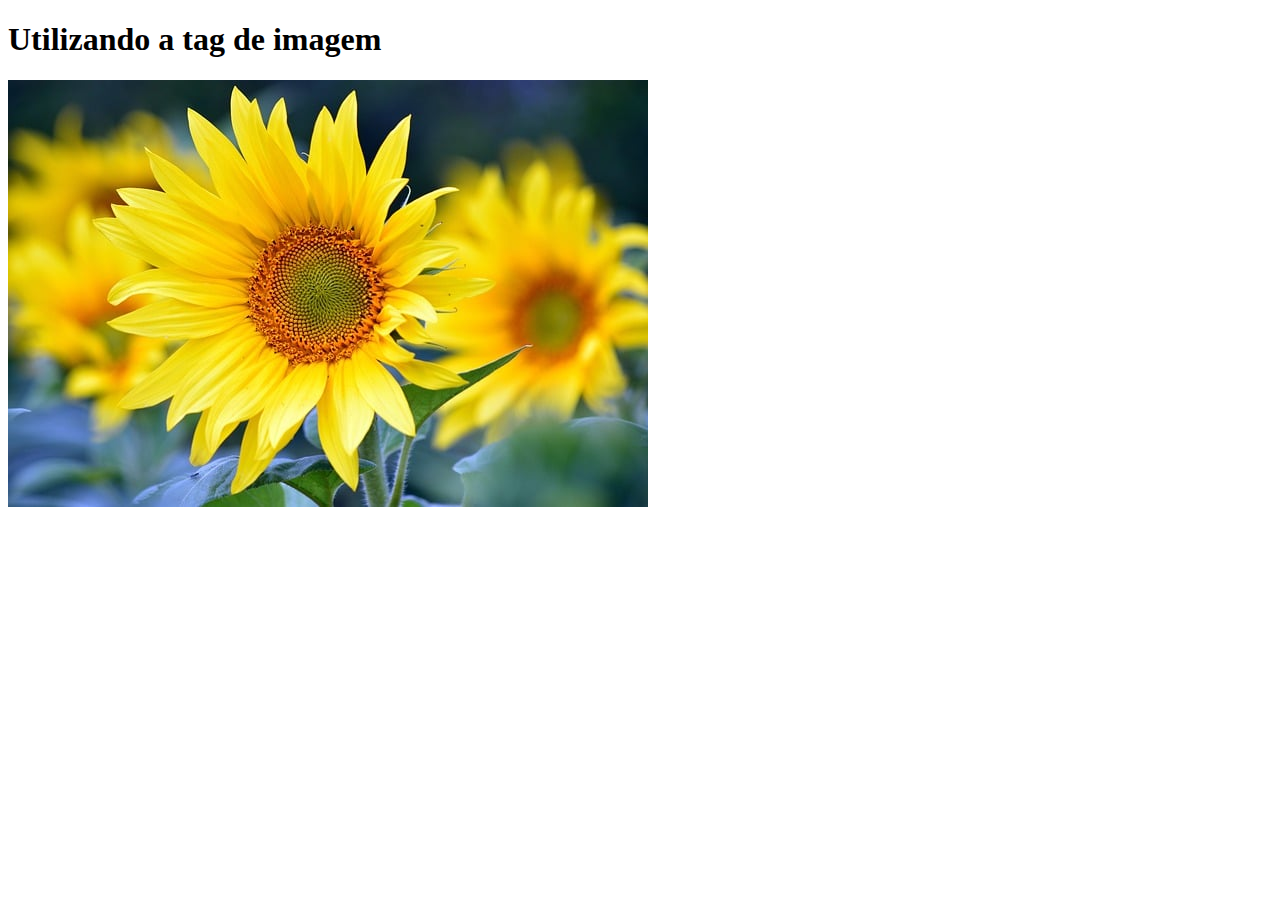
<file: index.html>
<!DOCTYPE html>
<html lang="pt-br">
<head>
    <meta charset="UTF-8">
    <meta name="viewport" content="width=device-width, initial-scale=1.0">
    <title>Exemplo 01</title>
</head>
<body>
    <h1>Utilizando a tag de imagem</h1>

    <img src="flowers01.jpg" alt="Imagem de um girassol">

    
</body>
</html>
</file>
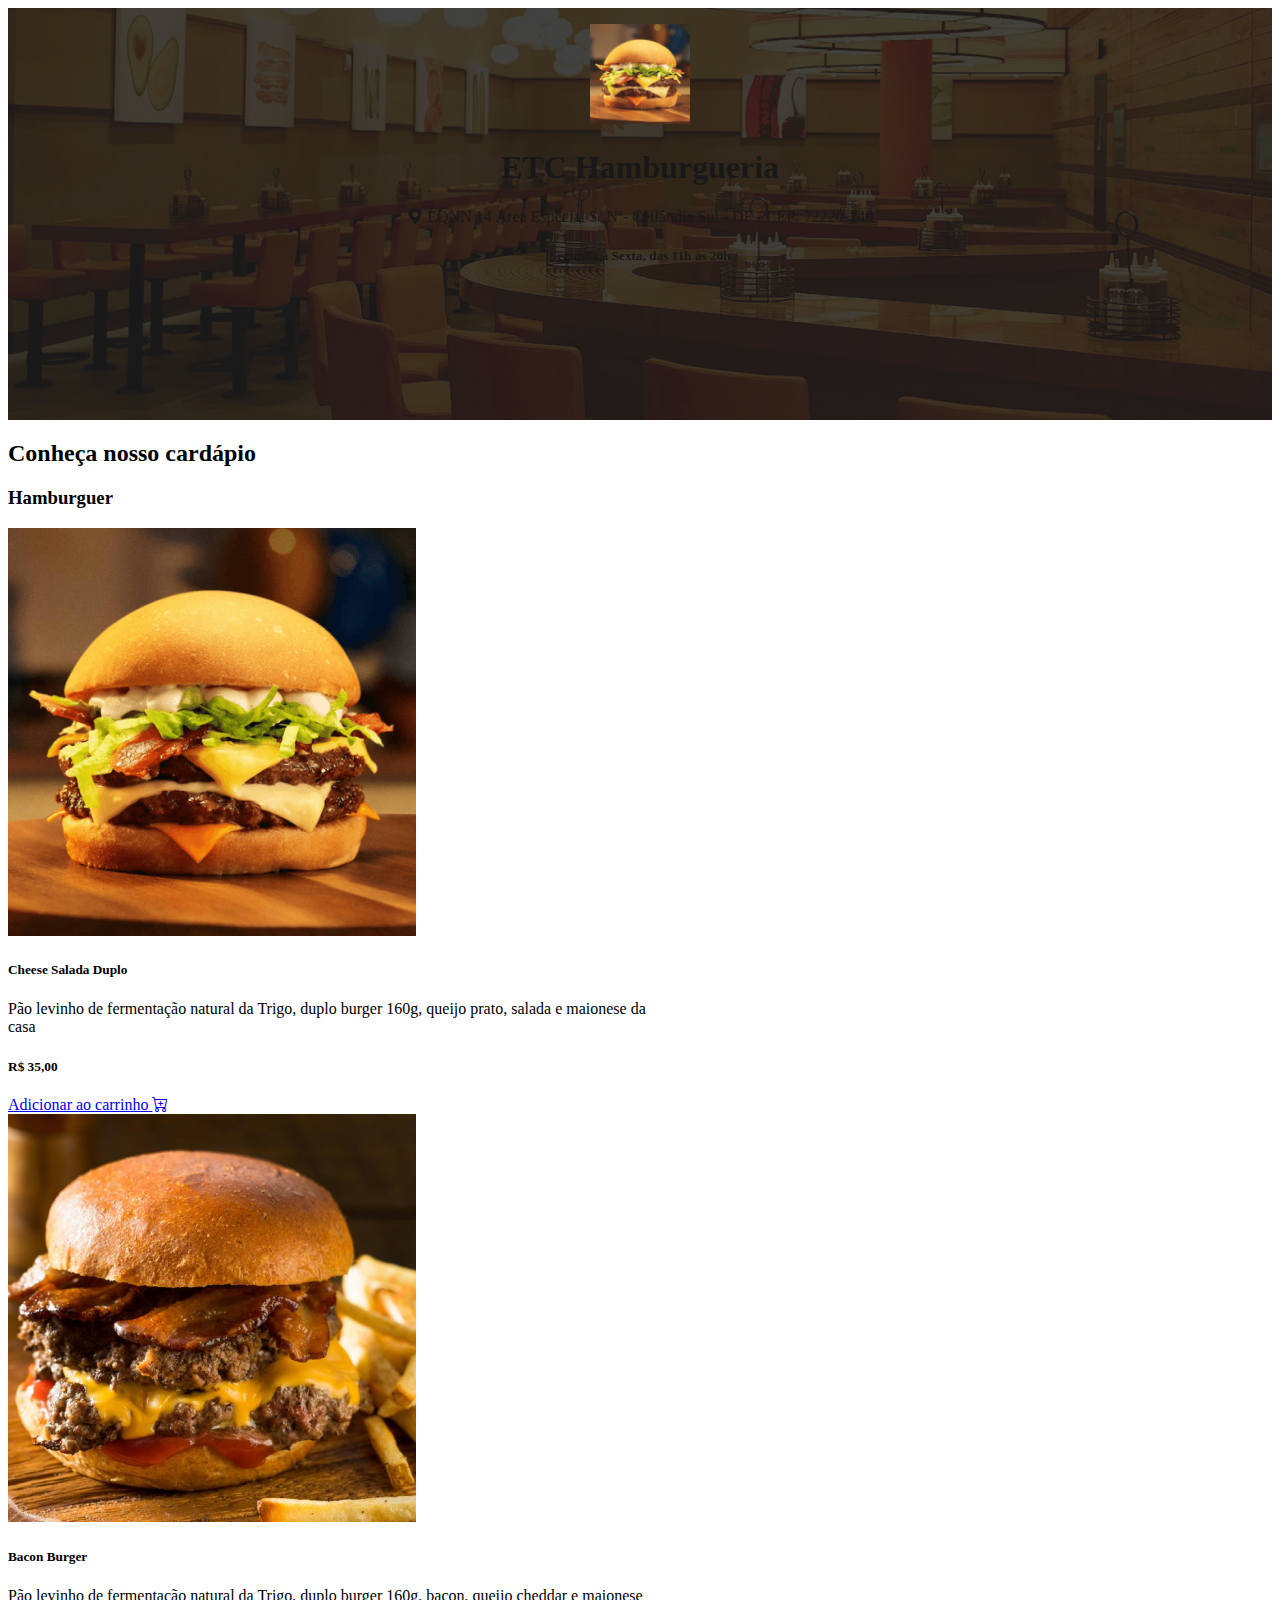
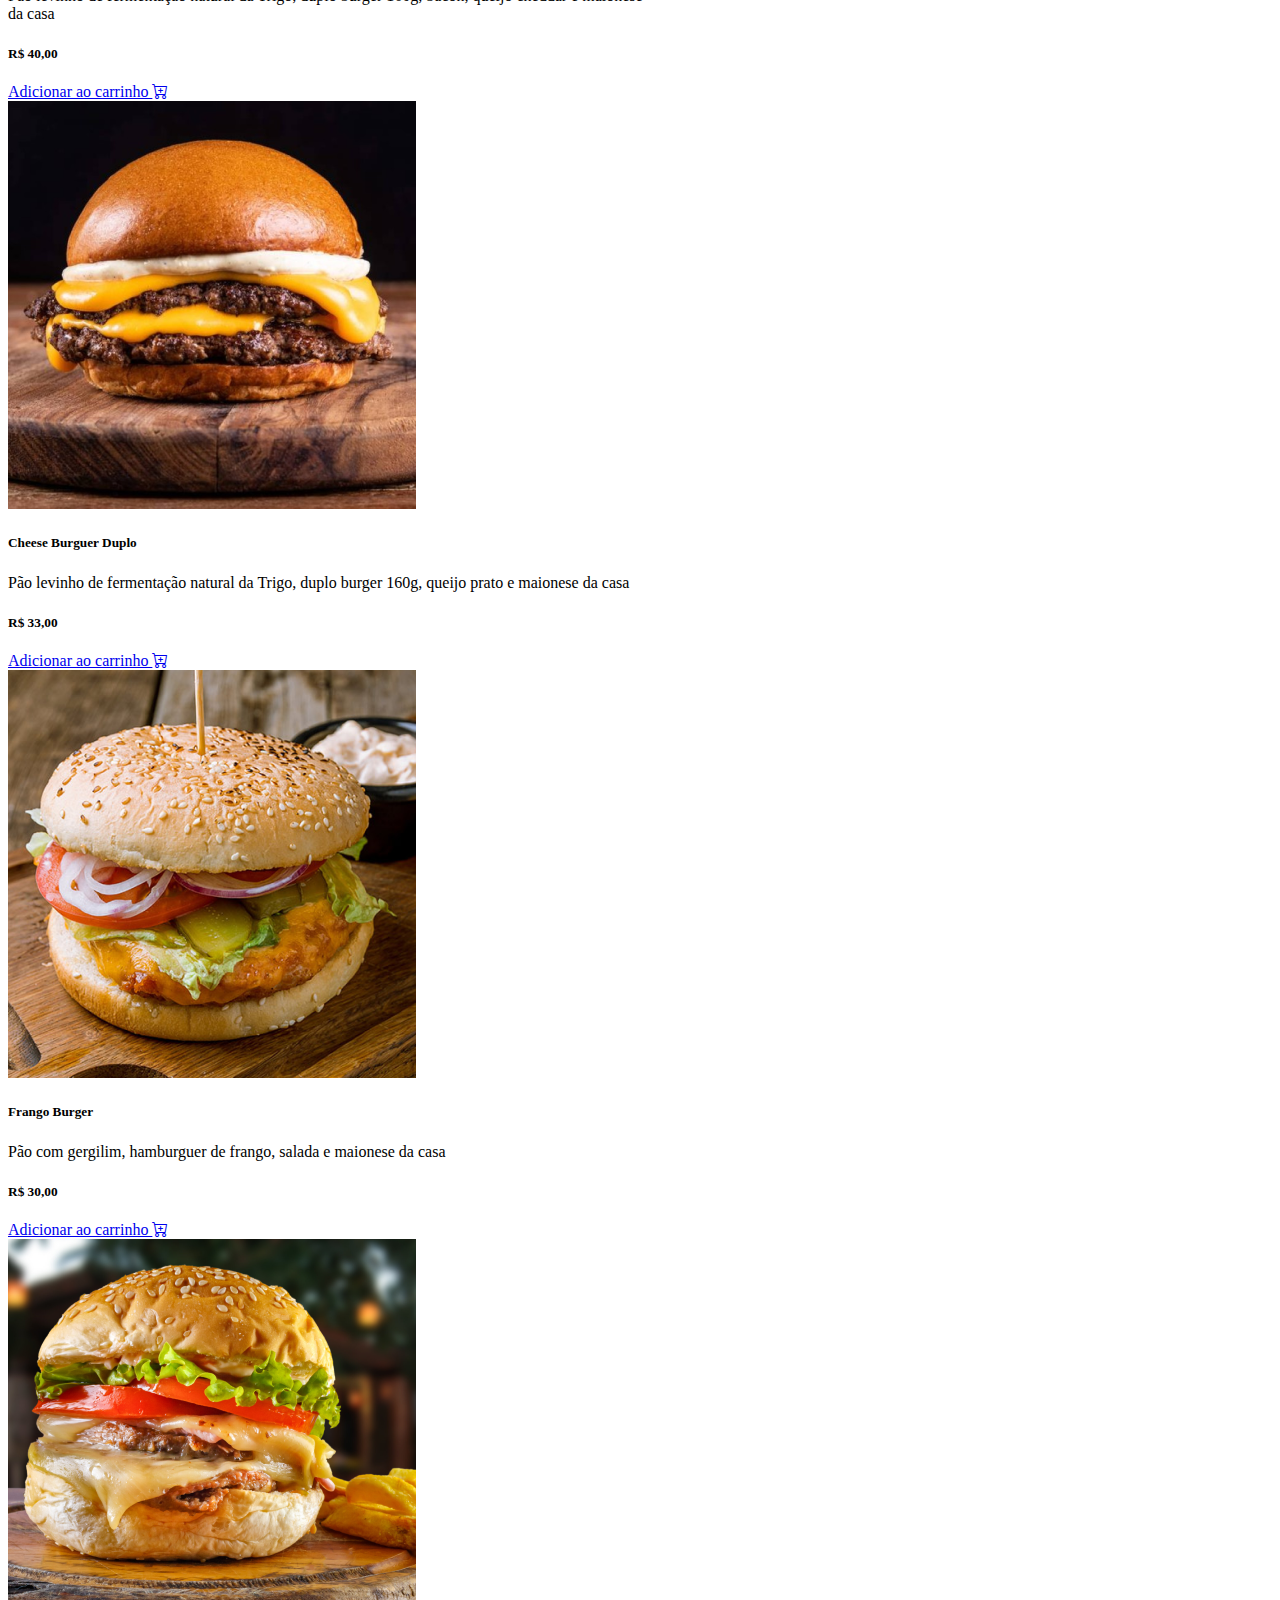
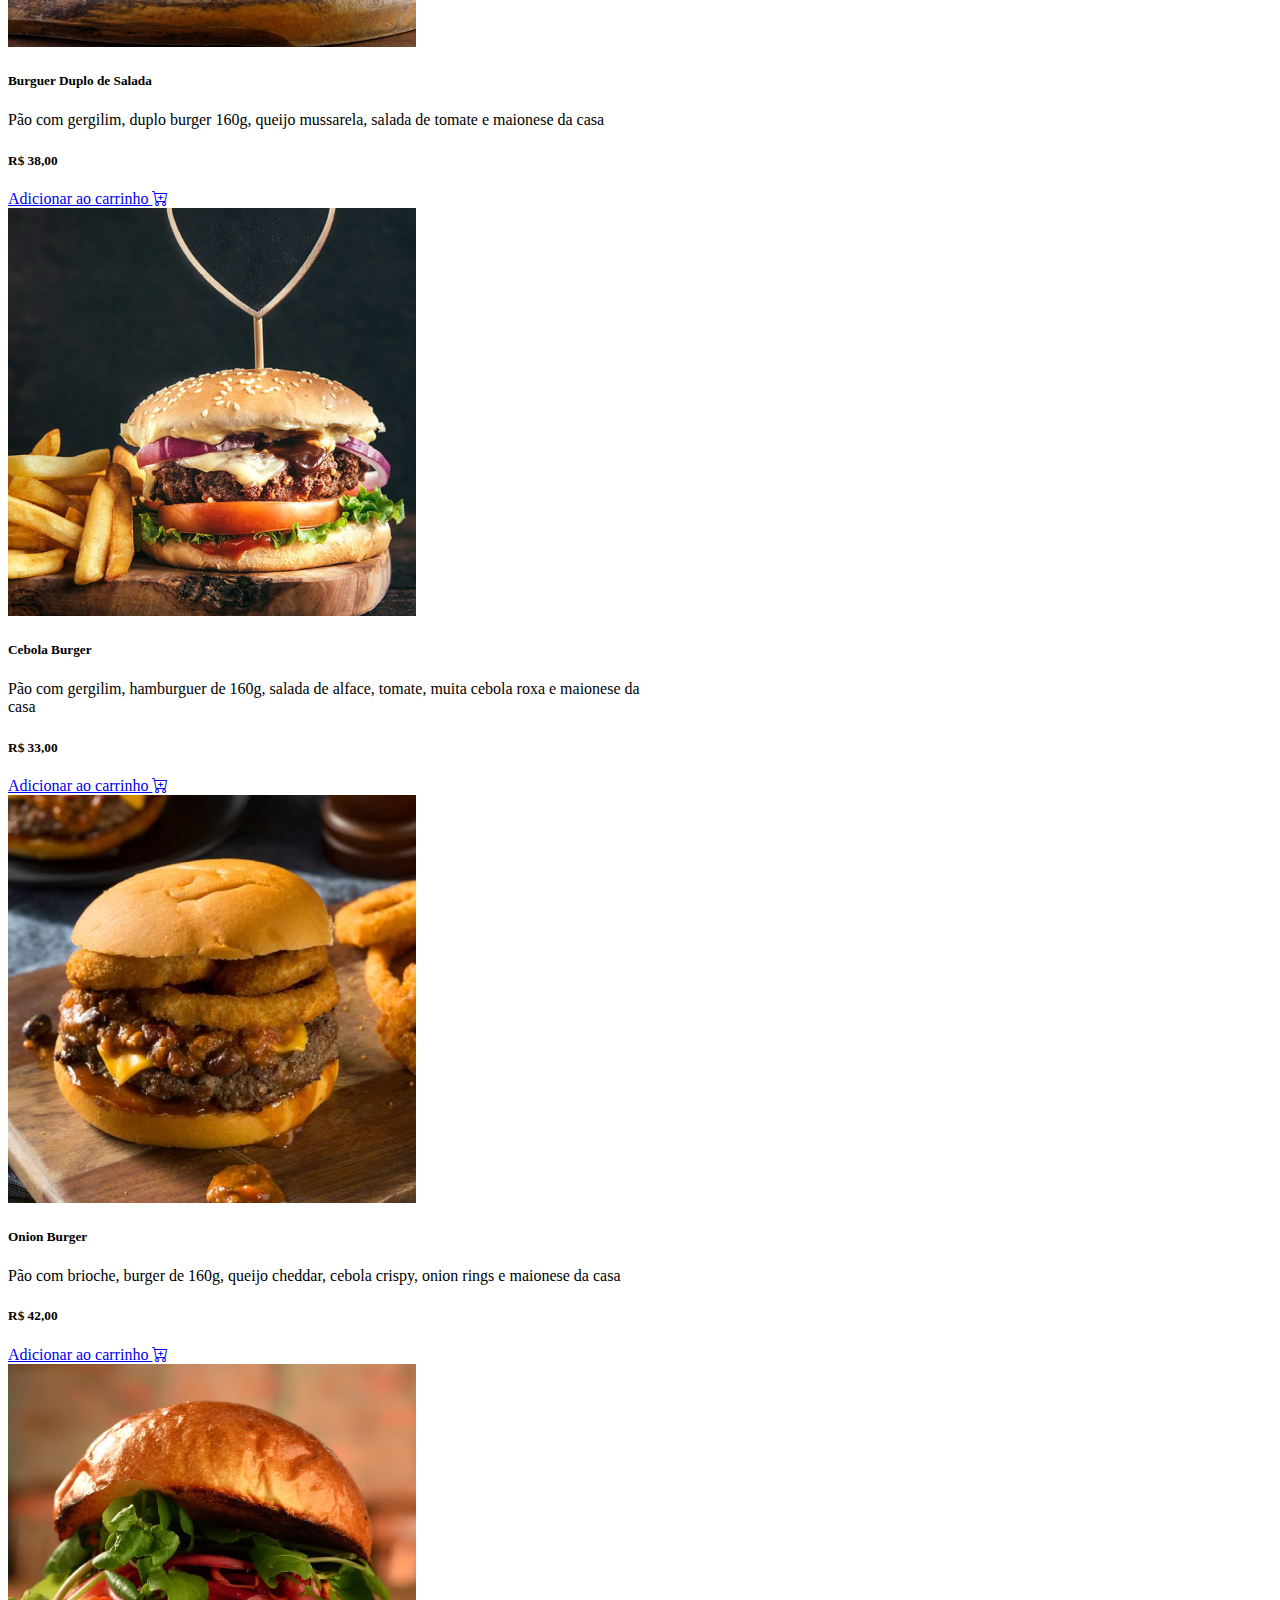
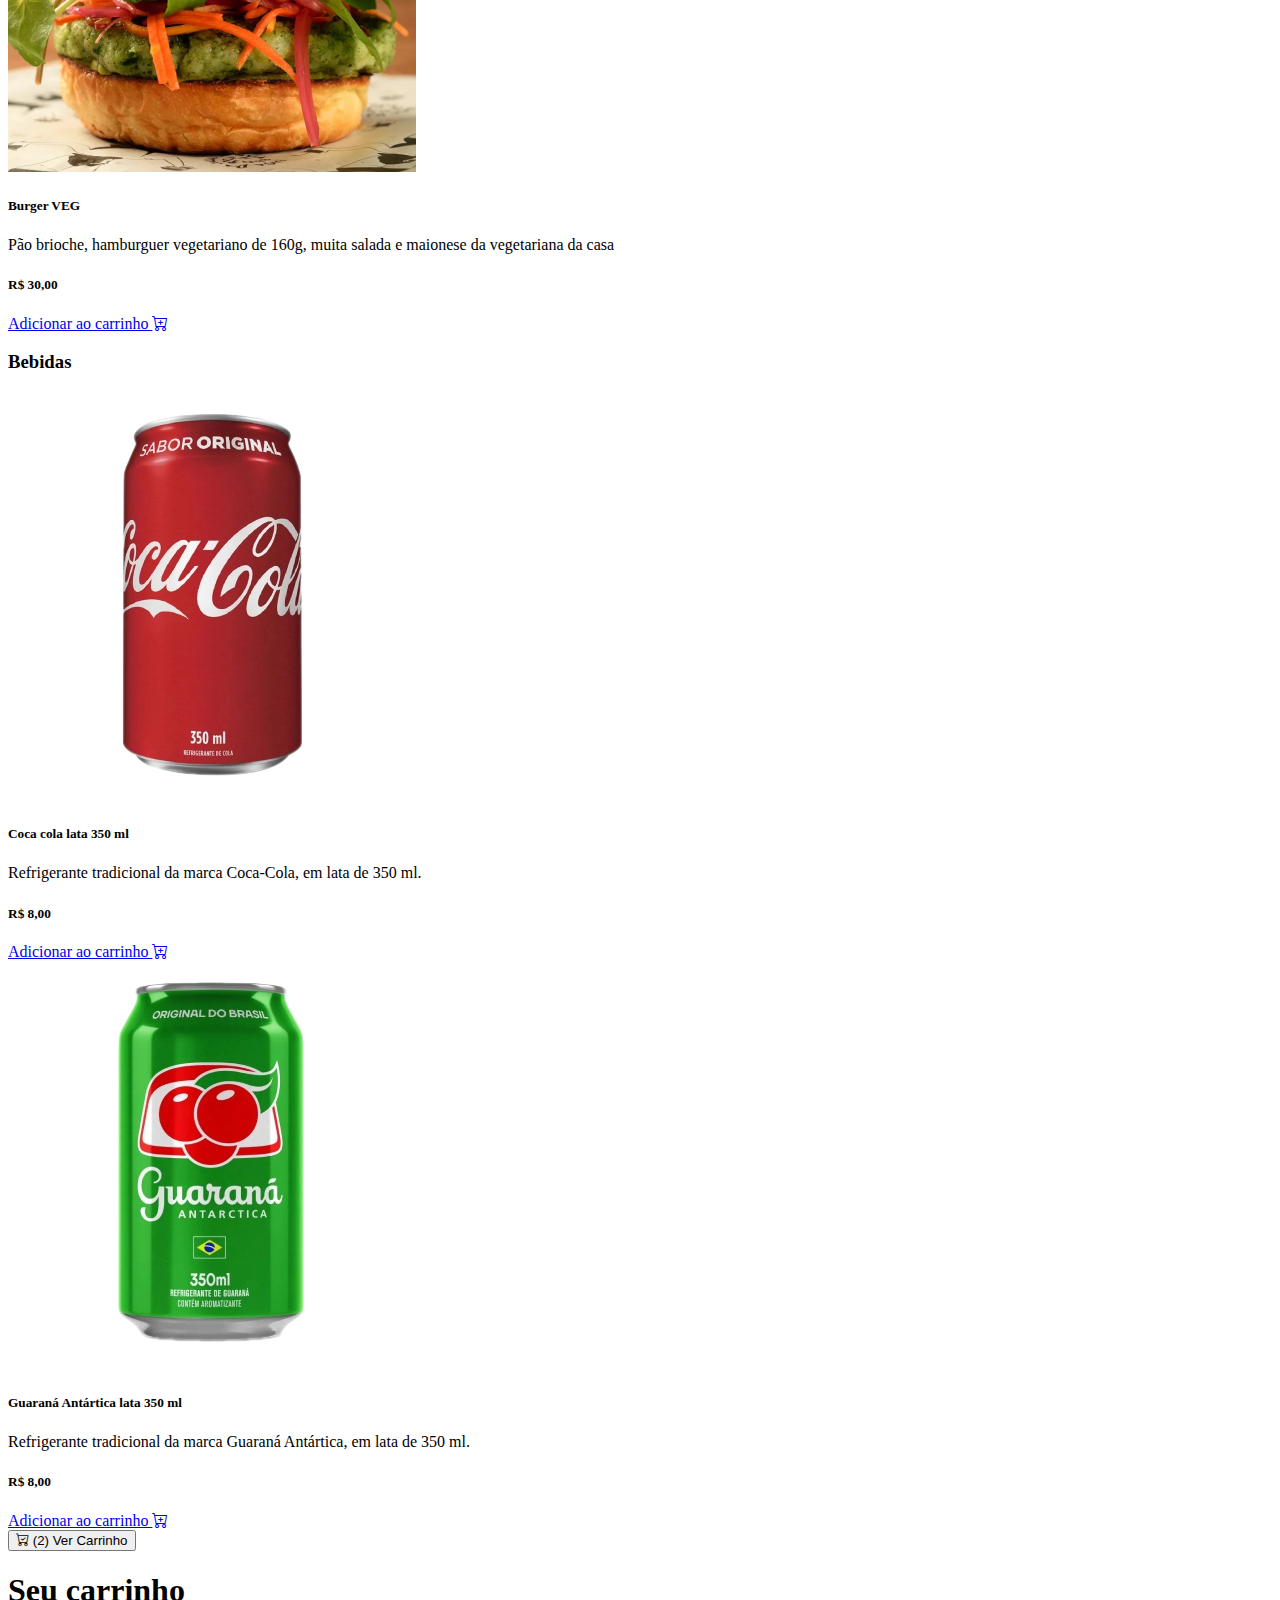
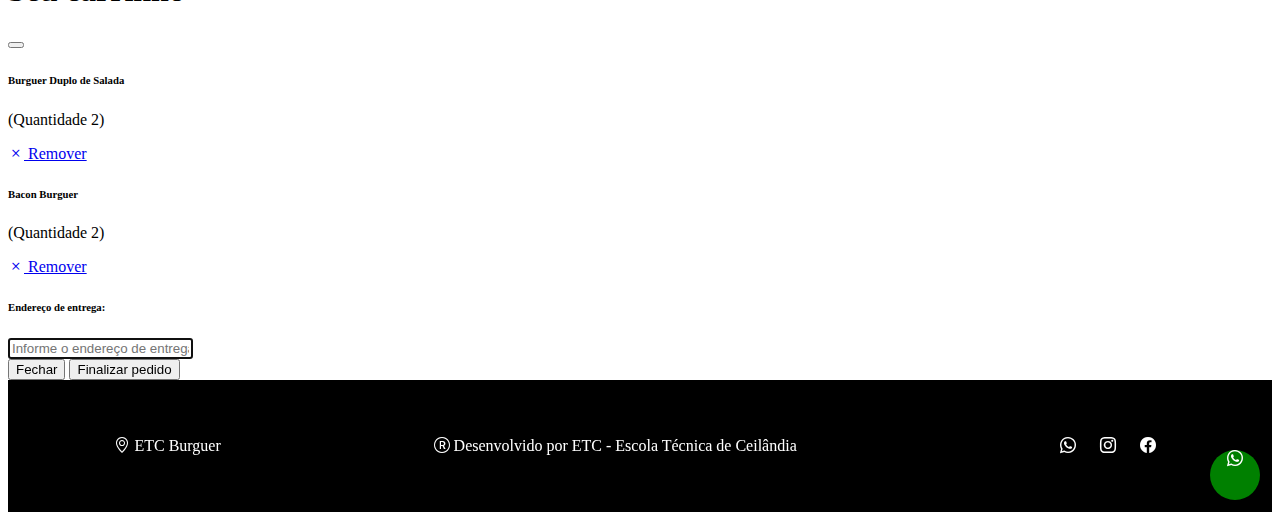
<file: avaliacao04/index.html>
<!DOCTYPE html>
<html lang="pt-br">
  <head>
    <meta charset="UTF-8" />
    <meta name="viewport" content="width=device-width, initial-scale=1.0" />
    <link
      rel="shortcut icon"
      href="./assets/img/burger-solid.svg"
      type="image/x-icon"
    />
    <link
      href="https://cdn.jsdelivr.net/npm/bootstrap@5.3.6/dist/css/bootstrap.min.css"
      rel="stylesheet"
      integrity="sha384-4Q6Gf2aSP4eDXB8Miphtr37CMZZQ5oXLH2yaXMJ2w8e2ZtHTl7GptT4jmndRuHDT"
      crossorigin="anonymous"
    />
    <link rel="stylesheet" href="assets/css/style.css" />
    <title>ETC - Burguer - Avaliação 04</title>
  </head>
  <body>
    <!-- Secao cabeçalho -->
    <header>
      <img
        src="assets/img/hamb-1.png"
        alt="Imagem hamburguer"
        class="mb-5 rounded-circle"
        width="100"
      />
      <h1 class="text-light">ETC Hamburgueria</h1>
      <p class="col-lg-8 mx-auto fs-6 mt-4 text-light">
        <i class="bi bi-geo-alt-fill"></i>
        EQNN 14 Área Especial S/ Nº- Ceilândia Sul - DF - CEP: 72220-140
      </p>
      <h5 class="badge text-bg-success p-2 mt-2">
        Segunda à Sexta, das 11h às 20h
      </h5>
    </header>

    <!-- Secao principal -->
    <main class="container">
      <div class="row">
        <h2 class="mt-4 mb-4 text-center">Conheça nosso cardápio</h2>
      </div>

      <!-- Secao hamburguer -->
      <section>
        <h3 class="mb-4" id="hambuguer">Hamburguer</h3>

        <!-- Secao um -->
        <div class="row">
          <div class="col-sm-12 col-md-12 col-lg-6">
            <div class="card mb-3" style="max-width: 640px">
              <div class="row g-0">
                <div class="col-md-4">
                  <img
                    src="assets/img/hamb-1.png"
                    class="img-fluid rounded-start"
                    alt="..."
                  />
                </div>
                <div class="col-md-8">
                  <div class="card-body">
                    <h5 class="card-title">Cheese Salada Duplo</h5>
                    <p class="card-text">
                      Pão levinho de fermentação natural da Trigo, duplo burger
                      160g, queijo prato, salada e maionese da casa
                    </p>
                    <h4 class="card-text mb-4">
                      <small class="">R$ 35,00</small>
                    </h4>
                    <a href="#" class="btn btn-primary">
                      Adicionar ao carrinho <i class="bi bi-cart-plus"></i>
                    </a>
                  </div>
                </div>
              </div>
            </div>
          </div>

          <div class="col-sm-12 col-md-12 col-lg-6">
            <div class="card mb-3" style="max-width: 640px">
              <div class="row g-0">
                <div class="col-md-4">
                  <img
                    src="assets/img/hamb-2.png"
                    class="img-fluid rounded-start"
                    alt="..."
                  />
                </div>
                <div class="col-md-8">
                  <div class="card-body">
                    <h5 class="card-title">Bacon Burger</h5>
                    <p class="card-text">
                      Pão levinho de fermentação natural da Trigo, duplo burger
                      160g, bacon, queijo cheddar e maionese da casa
                    </p>
                    <h4 class="card-text mb-4">
                      <small class="">R$ 40,00</small>
                    </h4>
                    <a href="#" class="btn btn-primary">
                      Adicionar ao carrinho <i class="bi bi-cart-plus"></i>
                    </a>
                  </div>
                </div>
              </div>
            </div>
          </div>
        </div>

        <!-- Secao dois -->
        <div class="row">
          <div class="col-sm-12 col-md-12 col-lg-6">
            <div class="card mb-3" style="max-width: 640px">
              <div class="row g-0">
                <div class="col-md-4">
                  <img
                    src="assets/img/hamb-3.png"
                    class="img-fluid rounded-start"
                    alt="..."
                  />
                </div>
                <div class="col-md-8">
                  <div class="card-body">
                    <h5 class="card-title">Cheese Burguer Duplo</h5>
                    <p class="card-text">
                      Pão levinho de fermentação natural da Trigo, duplo burger
                      160g, queijo prato e maionese da casa
                    </p>
                    <h4 class="card-text mb-4">
                      <small class="">R$ 33,00</small>
                    </h4>
                    <a href="#" class="btn btn-primary">
                      Adicionar ao carrinho <i class="bi bi-cart-plus"></i>
                    </a>
                  </div>
                </div>
              </div>
            </div>
          </div>

          <div class="col-sm-12 col-md-12 col-lg-6">
            <div class="card mb-3" style="max-width: 640px">
              <div class="row g-0">
                <div class="col-md-4">
                  <img
                    src="assets/img/hamb-4.png"
                    class="img-fluid rounded-start"
                    alt="..."
                  />
                </div>
                <div class="col-md-8">
                  <div class="card-body">
                    <h5 class="card-title">Frango Burger</h5>
                    <p class="card-text">
                      Pão com gergilim, hamburguer de frango, salada e maionese
                      da casa
                    </p>
                    <h4 class="card-text mb-4">
                      <small class="">R$ 30,00</small>
                    </h4>
                    <a href="#" class="btn btn-primary">
                      Adicionar ao carrinho <i class="bi bi-cart-plus"></i>
                    </a>
                  </div>
                </div>
              </div>
            </div>
          </div>
        </div>

        <!-- Secao três -->
        <div class="row">
          <div class="col-sm-12 col-md-12 col-lg-6">
            <div class="card mb-3" style="max-width: 640px">
              <div class="row g-0">
                <div class="col-md-4">
                  <img
                    src="assets/img/hamb-5.png"
                    class="img-fluid rounded-start"
                    alt="..."
                  />
                </div>
                <div class="col-md-8">
                  <div class="card-body">
                    <h5 class="card-title">Burguer Duplo de Salada</h5>
                    <p class="card-text">
                      Pão com gergilim, duplo burger 160g, queijo mussarela,
                      salada de tomate e maionese da casa
                    </p>
                    <h4 class="card-text mb-4">
                      <small class="">R$ 38,00</small>
                    </h4>
                    <a href="#" class="btn btn-primary">
                      Adicionar ao carrinho <i class="bi bi-cart-plus"></i>
                    </a>
                  </div>
                </div>
              </div>
            </div>
          </div>

          <div class="col-sm-12 col-md-12 col-lg-6">
            <div class="card mb-3" style="max-width: 640px">
              <div class="row g-0">
                <div class="col-md-4">
                  <img
                    src="assets/img/hamb-6.png"
                    class="img-fluid rounded-start"
                    alt="..."
                  />
                </div>
                <div class="col-md-8">
                  <div class="card-body">
                    <h5 class="card-title">Cebola Burger</h5>
                    <p class="card-text">
                      Pão com gergilim, hamburguer de 160g, salada de alface,
                      tomate, muita cebola roxa e maionese da casa
                    </p>
                    <h4 class="card-text mb-4">
                      <small class="">R$ 33,00</small>
                    </h4>
                    <a href="#" class="btn btn-primary">
                      Adicionar ao carrinho <i class="bi bi-cart-plus"></i>
                    </a>
                  </div>
                </div>
              </div>
            </div>
          </div>
        </div>

        <!-- Secao quatro -->
        <div class="row">
          <div class="col-sm-12 col-md-12 col-lg-6">
            <div class="card mb-3" style="max-width: 640px">
              <div class="row g-0">
                <div class="col-md-4">
                  <img
                    src="assets/img/hamb-7.png"
                    class="img-fluid rounded-start"
                    alt="..."
                  />
                </div>
                <div class="col-md-8">
                  <div class="card-body">
                    <h5 class="card-title">Onion Burger</h5>
                    <p class="card-text">
                      Pão com brioche, burger de 160g, queijo cheddar, cebola
                      crispy, onion rings e maionese da casa
                    </p>
                    <h4 class="card-text mb-4">
                      <small class="">R$ 42,00</small>
                    </h4>
                    <a href="#" class="btn btn-primary">
                      Adicionar ao carrinho <i class="bi bi-cart-plus"></i>
                    </a>
                  </div>
                </div>
              </div>
            </div>
          </div>

          <div class="col-sm-12 col-md-12 col-lg-6">
            <div class="card mb-3" style="max-width: 640px">
              <div class="row g-0">
                <div class="col-md-4">
                  <img
                    src="assets/img/hamb-8.png"
                    class="img-fluid rounded-start"
                    alt="..."
                  />
                </div>
                <div class="col-md-8">
                  <div class="card-body">
                    <h5 class="card-title">Burger VEG</h5>
                    <p class="card-text">
                      Pão brioche, hamburguer vegetariano de 160g, muita salada
                      e maionese da vegetariana da casa
                    </p>
                    <h4 class="card-text mb-4">
                      <small class="">R$ 30,00</small>
                    </h4>
                    <a href="#" class="btn btn-primary">
                      Adicionar ao carrinho <i class="bi bi-cart-plus"></i>
                    </a>
                  </div>
                </div>
              </div>
            </div>
          </div>
        </div>
      </section>

      <!-- Secao Bebidas -->
      <section>
        <h3 class="mb-4" id="bebidas">Bebidas</h3>
        <!-- Secao um -->
        <div class="row">
          <div class="col-sm-12 col-md-12 col-lg-6">
            <div class="card mb-3" style="max-width: 640px">
              <div class="row g-0">
                <div class="col-md-4">
                  <img
                    src="assets/img/refri-1.png"
                    class="img-fluid rounded-start"
                    alt="..."
                  />
                </div>
                <div class="col-md-8">
                  <div class="card-body">
                    <h5 class="card-title">Coca cola lata 350 ml</h5>
                    <p class="card-text">
                      Refrigerante tradicional da marca Coca-Cola, em lata de
                      350 ml.
                    </p>
                    <h4 class="card-text mb-4">
                      <small class="">R$ 8,00</small>
                    </h4>
                    <a href="#" class="btn btn-primary">
                      Adicionar ao carrinho <i class="bi bi-cart-plus"></i>
                    </a>
                  </div>
                </div>
              </div>
            </div>
          </div>

          <div class="col-sm-12 col-md-12 col-lg-6">
            <div class="card mb-3" style="max-width: 640px">
              <div class="row g-0">
                <div class="col-md-4">
                  <img
                    src="assets/img/refri-2.png"
                    class="img-fluid rounded-start"
                    alt="..."
                  />
                </div>
                <div class="col-md-8">
                  <div class="card-body">
                    <h5 class="card-title">Guaraná Antártica lata 350 ml</h5>
                    <p class="card-text">
                      Refrigerante tradicional da marca Guaraná Antártica, em
                      lata de 350 ml.
                    </p>
                    <h4 class="card-text mb-4">
                      <small class="">R$ 8,00</small>
                    </h4>
                    <a href="#" class="btn btn-primary">
                      Adicionar ao carrinho <i class="bi bi-cart-plus"></i>
                    </a>
                  </div>
                </div>
              </div>
            </div>
          </div>
        </div>
      </section>

      <!-- Secao ver carrinho -->
      <section>
        <div class="row">
          <div class="d-grid gap-2 mb-5">
            <button
              class="btn btn-danger"
              type="button"
              data-bs-toggle="modal"
              data-bs-target="#exampleModal"
            >
              <i class="bi bi-cart-check"></i>
              <span>(2) Ver Carrinho</span>
            </button>
          </div>
        </div>
      </section>

      <!--Modal carrinho-->
      <div
        class="modal fade"
        id="exampleModal"
        tabindex="-1"
        aria-labelledby="exampleModalLabel"
        aria-hidden="true"
      >
        <div class="modal-dialog">
          <div class="modal-content">
            <div class="modal-header">
              <h1 class="modal-title fs-5" id="exampleModalLabel">
                Seu carrinho
              </h1>
              <button
                type="button"
                class="btn-close"
                data-bs-dismiss="modal"
                aria-label="Close"
              ></button>
            </div>
            <div class="modal-body">
              <div class="row">
                <div class="row">
                  <h6>Burguer Duplo de Salada</h6>
                </div>
                <div class="d-flex justify-content-between">
                  <p class="text-body-secondary">(Quantidade 2)</p>
                  <a href="#" class="btn btn-outline-danger btn-sm">
                    <i class="bi bi-x"></i>
                    Remover
                  </a>
                </div>
              </div>
              <div class="row">
                <div class="row">
                  <h6>Bacon Burguer</h6>
                </div>
                <div class="d-flex justify-content-between">
                  <p class="text-body-secondary">(Quantidade 2)</p>
                  <a href="#" class="btn btn-outline-danger btn-sm">
                    <i class="bi bi-x"></i>
                    Remover
                  </a>
                </div>
              </div>
              <div class="row">
                <h6>Endereço de entrega:</h6>
                <div class="form-group">
                  <input
                    class="form-control"
                    type="text"
                    name="endereco"
                    id="endereco"
                    placeholder="Informe o endereço de entrega"
                    autofocus
                  />
                </div>
              </div>
            </div>
            <div class="modal-footer">
              <button
                type="button"
                class="btn btn-secondary"
                data-bs-dismiss="modal"
              >
                Fechar
              </button>
              <button type="button" class="btn btn-success">
                Finalizar pedido
              </button>
            </div>
          </div>
        </div>
      </div>

      <!-- Secao contato -->
      <div class="contato fs-2">
        <a
          href="https://wa.me/5561999999999?text=Olá,%20gostaria%20de%20saber%20mais%20sobre%20nossos%20produtos"
          title="WhatsApp: Entre em contato conosco!"
          target="_blank"
        >
          <i class="bi bi-whatsapp"></i>
        </a>
      </div>
    </main>
    <!--Footer ou rodapé -->
    <footer>
      <div>
        <i class="bi bi-geo-alt"></i>
        ETC Burguer
      </div>
      <div>
        <p>
          <i class="bi bi-r-circle"></i>
          Desenvolvido por ETC - Escola Técnica de Ceilândia
        </p>
      </div>
      <ul>
        <li>
          <a href="tel:+5561999999999">
            <i class="bi bi-whatsapp"></i>
          </a>
        </li>
        <li>
          <a href="#">
            <i class="bi bi-instagram"></i>
          </a>
        </li>
        <li>
          <a href="#">
            <i class="bi bi-facebook"></i>
          </a>
        </li>
      </ul>
    </footer>
    <script
      src="https://cdn.jsdelivr.net/npm/bootstrap@5.3.6/dist/js/bootstrap.bundle.min.js"
      integrity="sha384-j1CDi7MgGQ12Z7Qab0qlWQ/Qqz24Gc6BM0thvEMVjHnfYGF0rmFCozFSxQBxwHKO"
      crossorigin="anonymous"
    ></script>
  </body>
</html>
</file>
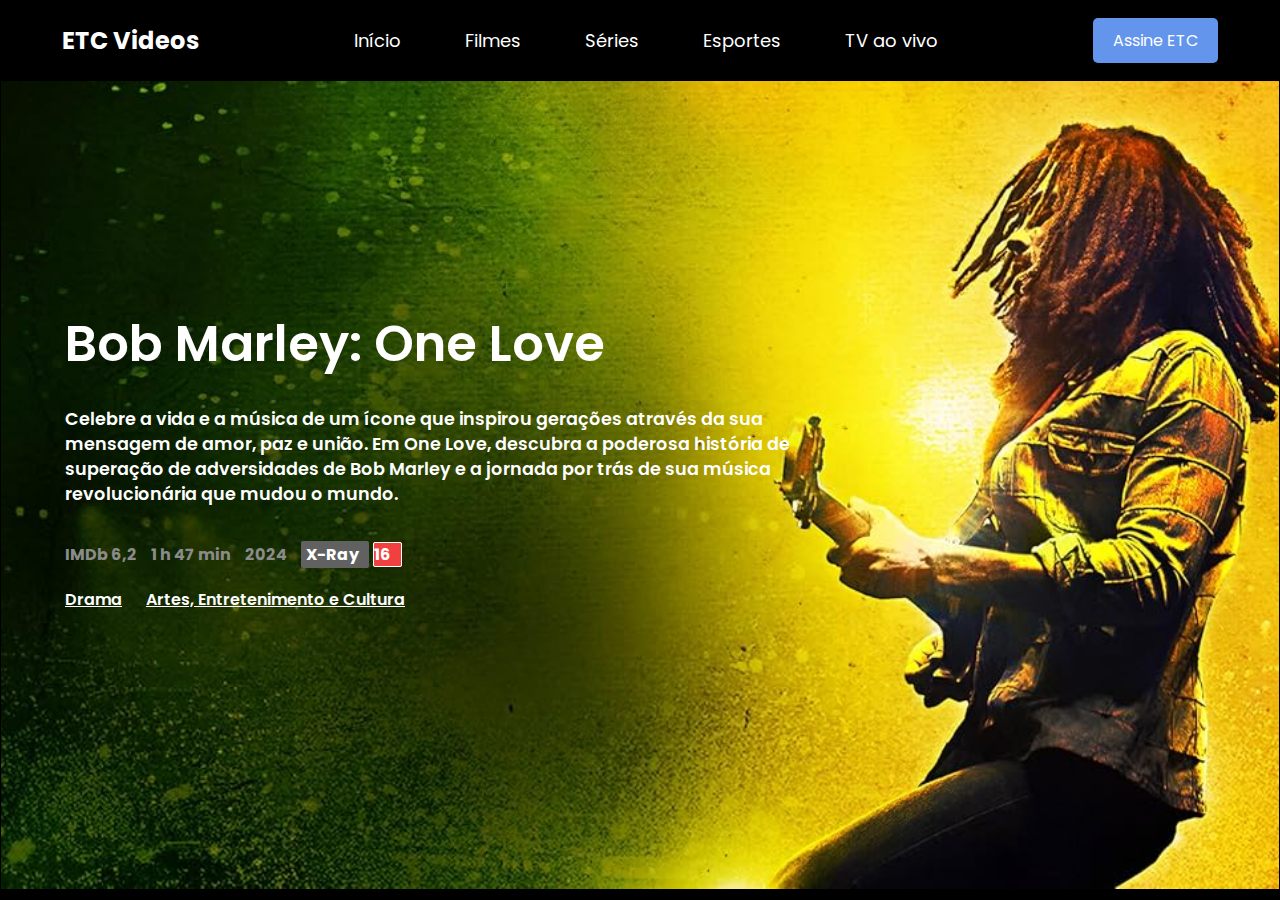
<file: avaliacao04sr/index.html>
<!DOCTYPE html>
<html lang="pt-br">
<head>
    <meta charset="UTF-8">
    <meta name="viewport" content="width=device-width, initial-scale=1.0">
    <title>Bob Marley</title>
    <link rel="stylesheet" href="style.css">
</head>
<body>
    <header>
        <nav>
            <h2 class="logo">ETC Videos</h2>
            <ul>
                <li><a href="#">Início</a></li>
                <li><a href="#">Filmes</a></li>
                <li><a href="#">Séries</a></li>
                <li><a href="#">Esportes</a></li>
                <li><a href="#">TV ao vivo</a></li>
            </ul>
            <a href="#" class="btn">Assine ETC</a>
        </nav>
    </header>
    <main>
        <section class="container">
            <h1 class="title">Bob Marley: One Love</h1>

            <p class="description">
                Celebre a vida e a música de um ícone que inspirou gerações através da sua mensagem de amor, paz e união. Em One Love, descubra a poderosa história de superação de adversidades de Bob Marley e a jornada por trás de sua música revolucionária que mudou o mundo.
            </p>
            
            <div class="item">
                <span>IMDb 6,2</span>
                <span>1 h 47 min</span>
                <span>2024</span>
                <span class="midia-type">X-Ray</span>
                <span class="midia-age"> 16 </span>
            </div>
    
            <section class="links">
                <a href="#">Drama</a>
                <a href="#">Artes, Entretenimento e Cultura</a>
            </section>
        </section>

    </main>
</body>
</html>
</file>
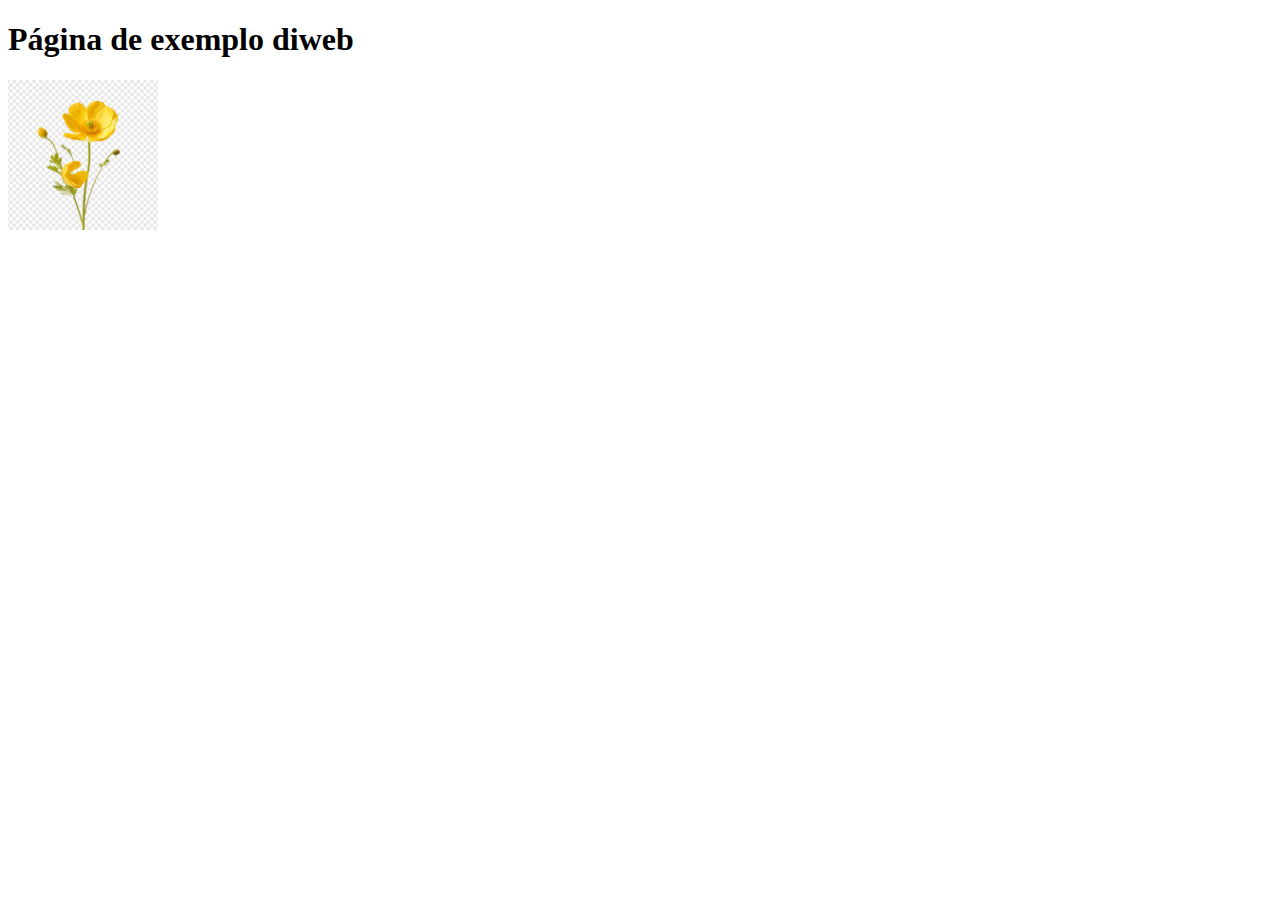
<file: exemplo01/index.html>
<!DOCTYPE html>
<html lang="pt-br">
<head>
    <meta charset="UTF-8">
    <meta name="viewport" content="width=device-width, initial-scale=1.0">
    <meta name="author" content="Ronie Peterson">
    <meta name="description" content="Site de exemplo DIWEB.">
    <meta name="keywords" content="HTML, CSS e JS">
    <title>Exemplo 01</title>
</head>
<body>
    <h1>Página de exemplo diweb</h1>
    <img src="flores.jpg" alt="Imagem de uma flor" width="150px">
</body>
</html>
</file>
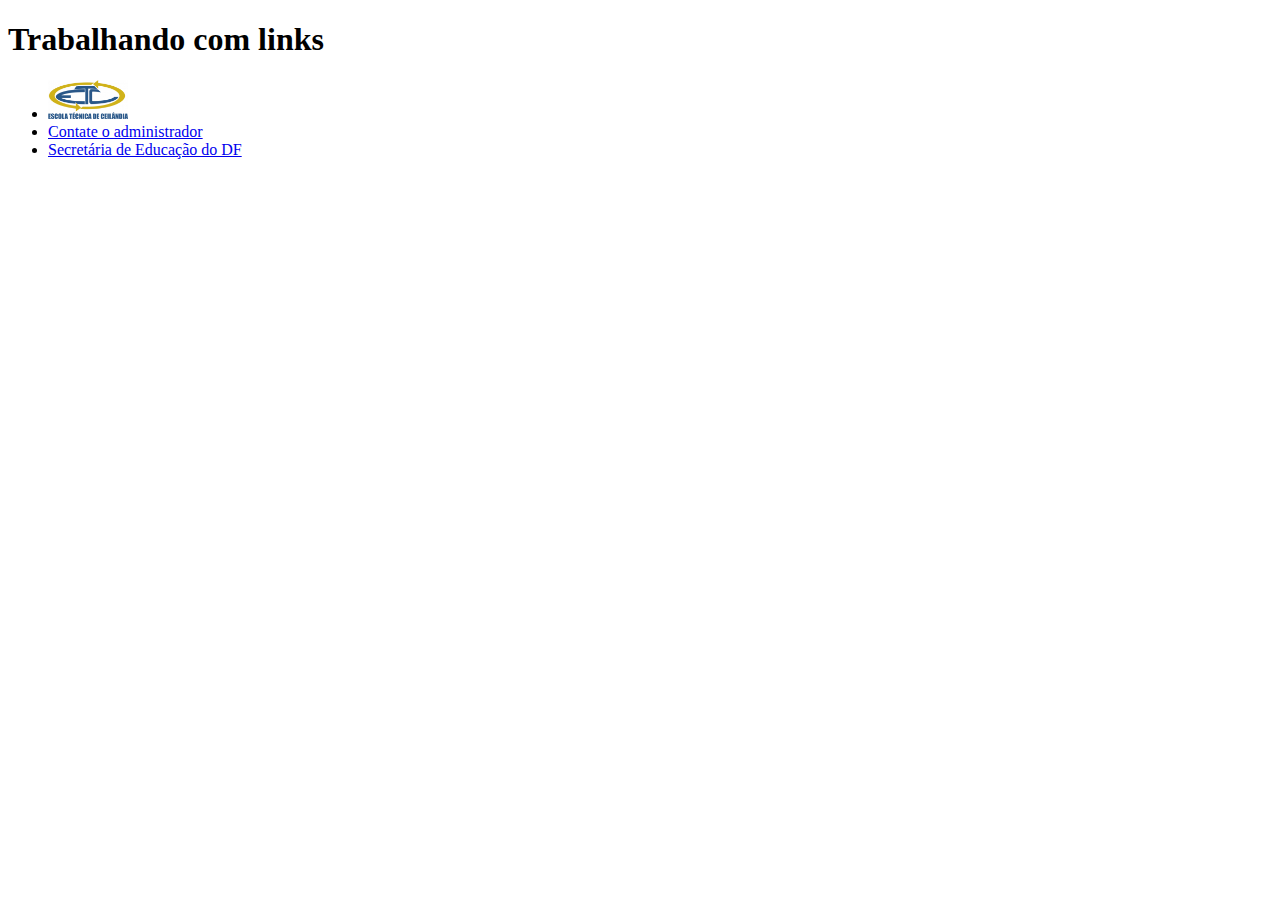
<file: exemplo02/index.html>
<!DOCTYPE html>
<html lang="pt-br">
<head>
    <meta charset="UTF-8">
    <meta name="viewport" content="width=device-width, initial-scale=1.0">
    <title>Exemplo 02</title>
</head>
<body>
    <h1>Trabalhando com links</h1>

    <ul>
        <li>
            <a 
            href="http://www.etcvirtual.se.df.gov.br/moodle4/login/index.php"
            target="_blank"
            title="Link para a página EAD da ETC">
            <img src="img/logoetc.png" 
            alt="Imagem logo da ETC"
            width="80px">
        </a>
        </li>

        <li>
            <a href="mailto:admin@etc.com.br">Contate o administrador</a>
        </li>
        <li>
            <a href="https://www.educacao.df.gov.br/" target="_blank">Secretária de Educação do DF</a>
        </li>

      
    </ul>
</body>
</html>
</file>
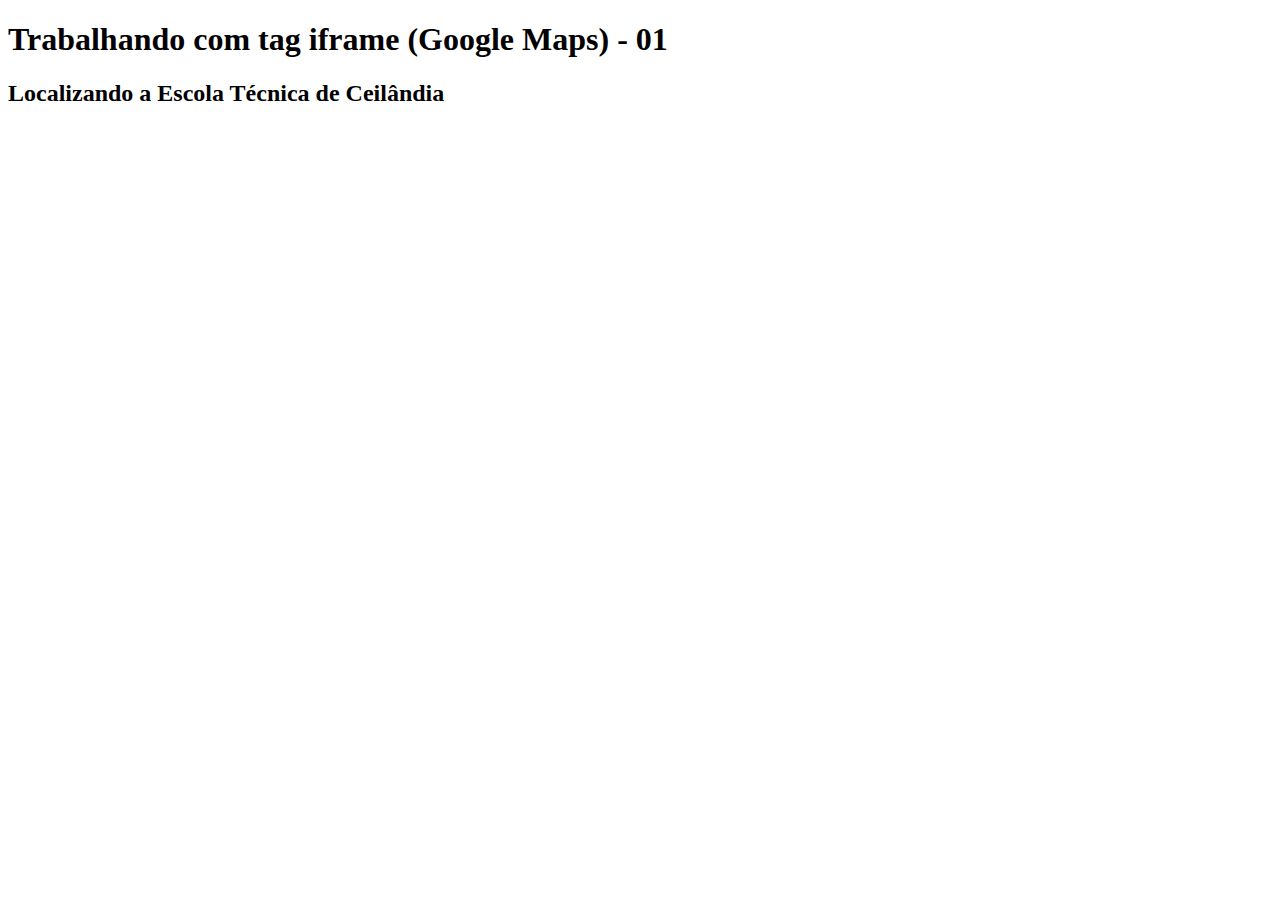
<file: exemplo03/index.html>
<!DOCTYPE html>
<html lang="pt-br">
<head>
    <meta charset="UTF-8">
    <meta name="viewport" content="width=device-width, initial-scale=1.0">
    <title>Exemplo 03</title>
</head>
<body>
    <h1>Trabalhando com tag iframe (Google Maps) - 01</h1>

    <h2>Localizando a Escola Técnica de Ceilândia</h2>

    <iframe src="https://www.google.com/maps/embed?pb=!1m18!1m12!1m3!1d3838.513906016325!2d-48.11235582569399!3d-15.82956492382046!2m3!1f0!2f0!3f0!3m2!1i1024!2i768!4f13.1!3m3!1m2!1s0x935bccfba936f021%3A0x6f07a0a68fc87b4a!2sCEP%20-%20ET%20de%20Ceil%C3%A2ndia!5e0!3m2!1spt-BR!2sbr!4v1742215322001!5m2!1spt-BR!2sbr" 
    width="600" 
    height="450" 
    style="border:0;" allowfullscreen="" loading="lazy" referrerpolicy="no-referrer-when-downgrade"></iframe>
    
</body>
</html>
</file>
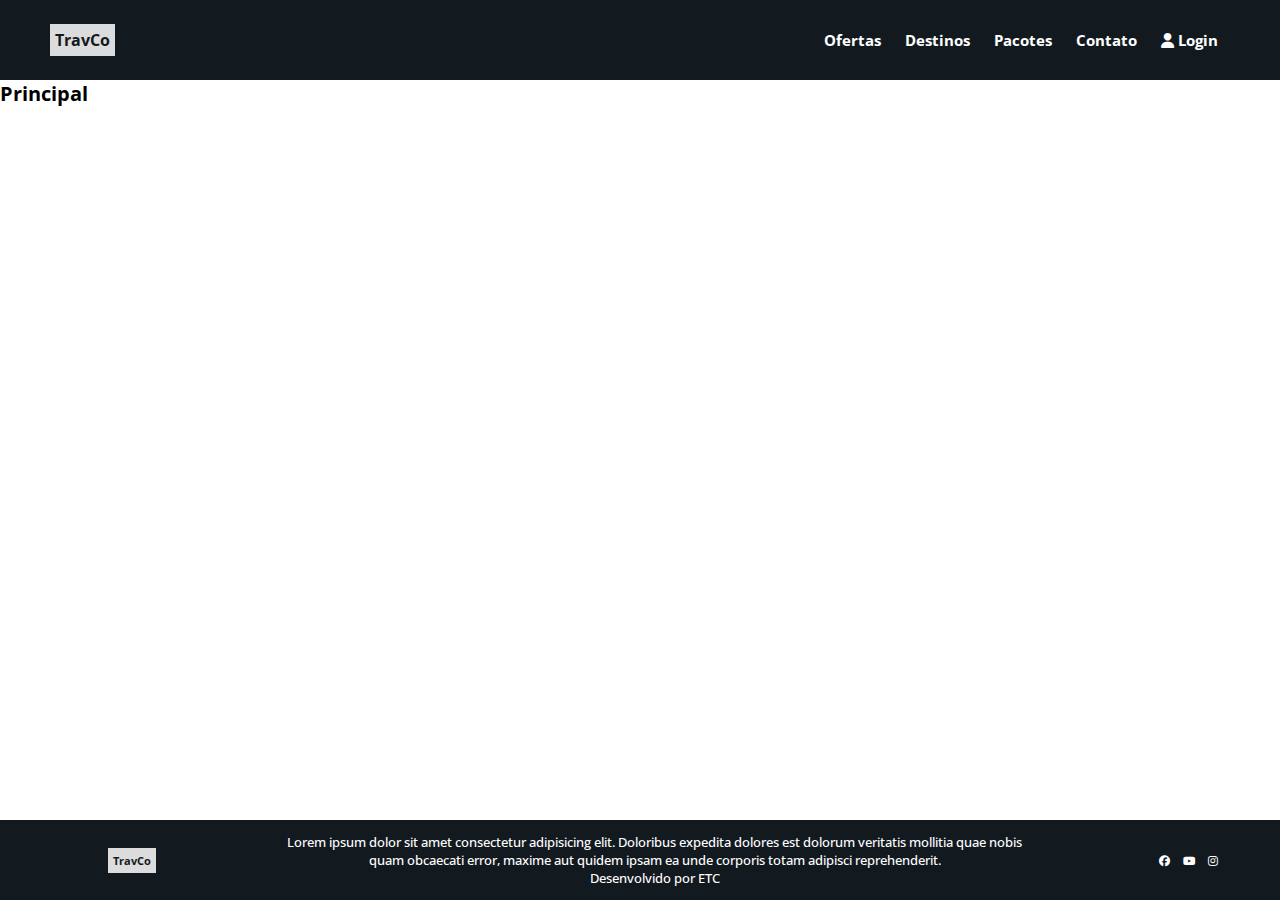
<file: travel-turma-a/index.html>
<!DOCTYPE html>
<html lang="pt-br">
<head>
    <meta charset="UTF-8">
    <meta name="viewport" content="width=device-width, initial-scale=1.0">
    <link rel="shortcut icon" href="assets/img/favicon.png" type="image/x-icon">
    <link rel="stylesheet" href="https://cdnjs.cloudflare.com/ajax/libs/font-awesome/6.7.2/css/all.min.css" integrity="sha512-Evv84Mr4kqVGRNSgIGL/F/aIDqQb7xQ2vcrdIwxfjThSH8CSR7PBEakCr51Ck+w+/U6swU2Im1vVX0SVk9ABhg==" crossorigin="anonymous" referrerpolicy="no-referrer" />
    <link rel="stylesheet" href="assets/css/style.css">
    <title>Agencia Travel</title>
</head>
<body>
    <header>
        <a href="index.html" class="logo">TravCo</a>
        <nav>
        <ul>
          <li>
            <a href="#">Ofertas</a>
          </li>
          <li>
            <a href="#">Destinos</a>
          </li>
          <li>
            <a href="#">Pacotes</a>
          </li>
          <li>
            <a href="#">Contato</a>
          </li>
          <li>
            <a href="login.html">
              <i class="fa-solid fa-user"></i>
              Login
            </a>
          </li>
        </ul>
      </nav>
    </header>
    <main>
      <h1>Principal</h1>
    </main>
    <footer>
      <div>
        <a href="index.html" class="logo">TravCo</a>
      </div>
      <div class="footer-text">
        <p>
          Lorem ipsum dolor sit amet consectetur adipisicing elit. Doloribus expedita dolores est dolorum veritatis mollitia quae nobis quam obcaecati error, maxime aut quidem ipsam ea unde corporis totam adipisci reprehenderit.
        </p>
        <p>
          Desenvolvido por ETC
        </p>
      </div>  
      <ul>
        <li>
          <a href="#">
            <i class="fa-brands fa-facebook"></i>
          </a>
        </li>
        <li>
          <a href="#">
            <i class="fa-brands fa-youtube"></i>
          </a>
        </li>
        <li>
          <a href="#">
            <i class="fa-brands fa-instagram"></i>
          </a>
        </li>
      </ul>
    </footer>
</body>
</html>
</file>
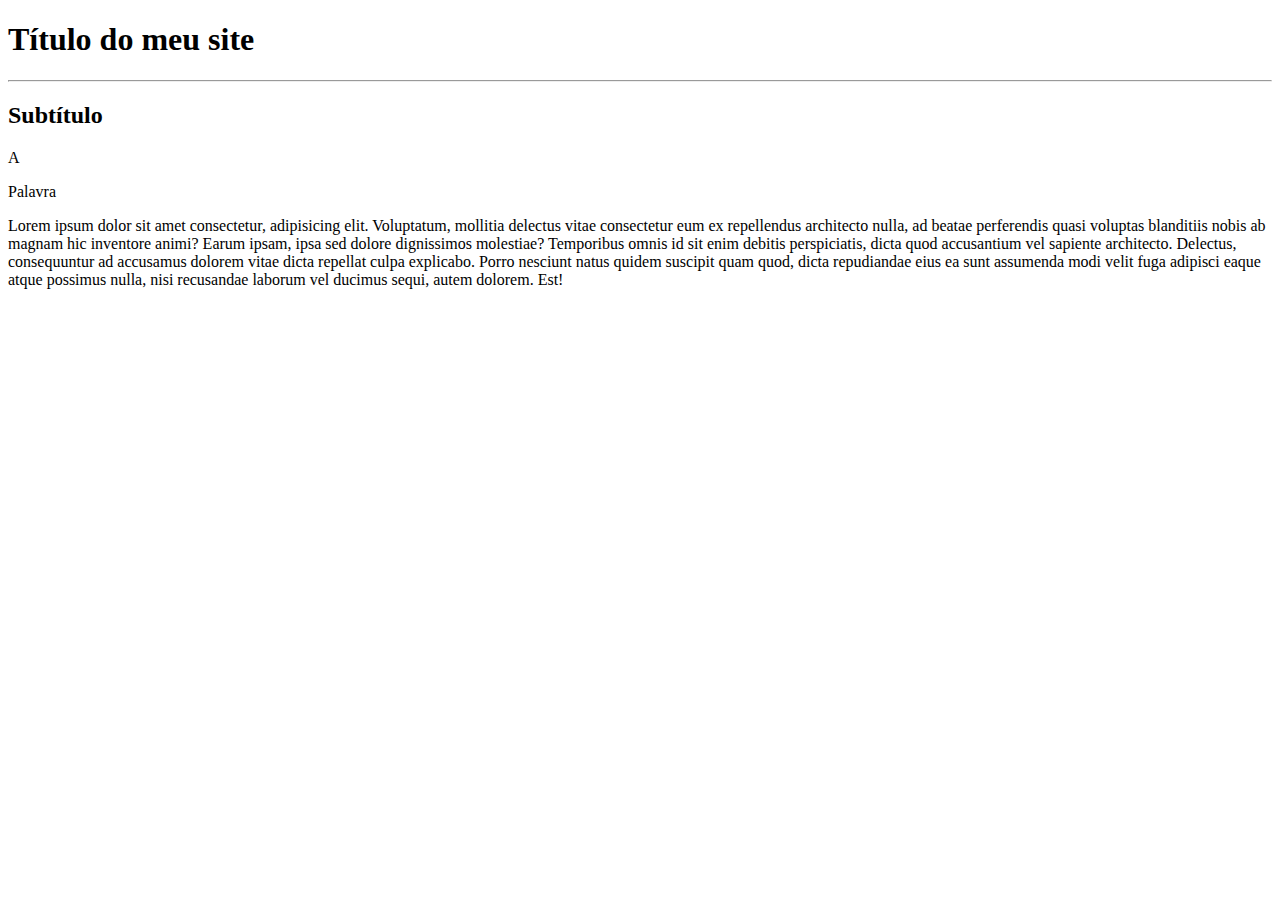
<file: diweb/03/exemplo/index.html>
<!DOCTYPE html>
<html lang="pt-br">
<head>
    <meta charset="UTF-8">
    <meta name="viewport" content="width=device-width, initial-scale=1.0">
    <title>Exemplo 01</title>
</head>
<body>
    <h1>Título do meu site</h1>
    <hr>
    
    <h2>Subtítulo</h2>

    <p>A</p>

    <p>Palavra

    </p>

    <p>
        Lorem ipsum dolor sit amet consectetur, adipisicing elit. Voluptatum, mollitia delectus vitae consectetur eum ex repellendus architecto nulla, ad beatae perferendis quasi voluptas blanditiis nobis ab magnam hic inventore animi?
        Earum ipsam, ipsa sed dolore dignissimos molestiae? Temporibus omnis id sit enim debitis perspiciatis, dicta quod accusantium vel sapiente architecto. Delectus, consequuntur ad accusamus dolorem vitae dicta repellat culpa explicabo.
        Porro nesciunt natus quidem suscipit quam quod, dicta repudiandae eius ea sunt assumenda modi velit fuga adipisci eaque atque possimus nulla, nisi recusandae laborum vel ducimus sequi, autem dolorem. Est!
    </p>
</body>
</html>
</file>
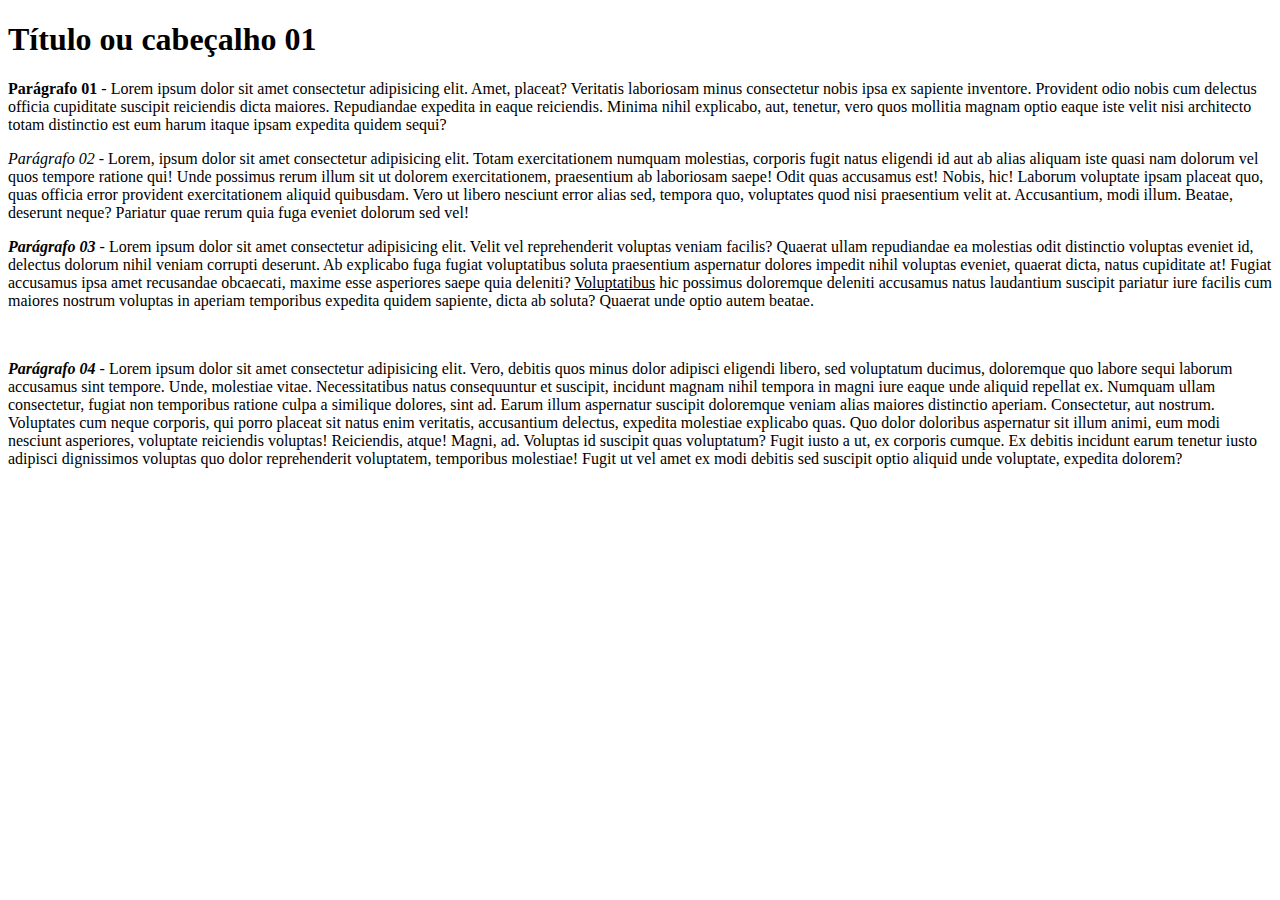
<file: diweb/03/exercicio02/index.html>
<!DOCTYPE html>
<html lang="pt-br">
<head>
    <meta charset="UTF-8">
    <meta name="viewport" content="width=device-width, initial-scale=1.0">
    <title>Exercício 02</title>
</head>
<body>
    <h1>Título ou cabeçalho 01</h1>

    <p>
        <b>Parágrafo 01</b>  - Lorem ipsum dolor sit amet consectetur adipisicing elit. Amet, placeat? Veritatis laboriosam minus consectetur nobis ipsa ex sapiente inventore. Provident odio nobis cum delectus officia cupiditate suscipit reiciendis dicta maiores.
        Repudiandae expedita in eaque reiciendis. Minima nihil explicabo, aut, tenetur, vero quos mollitia magnam optio eaque iste velit nisi architecto totam distinctio est eum harum itaque ipsam expedita quidem sequi?
    </p>    

    <p>
        <i>Parágrafo 02</i>  - Lorem, ipsum dolor sit amet consectetur adipisicing elit. Totam exercitationem numquam molestias, corporis fugit natus eligendi id aut ab alias aliquam iste quasi nam dolorum vel quos tempore ratione qui!
        Unde possimus rerum illum sit ut dolorem exercitationem, praesentium ab laboriosam saepe! Odit quas accusamus est! Nobis, hic! Laborum voluptate ipsam placeat quo, quas officia error provident exercitationem aliquid quibusdam.
        Vero ut libero nesciunt error alias sed, tempora quo, voluptates quod nisi praesentium velit at. Accusantium, modi illum. Beatae, deserunt neque? Pariatur quae rerum quia fuga eveniet dolorum sed vel!
    </p>

    <p>
        <b><i>Parágrafo 03</i></b>
         - Lorem ipsum dolor sit amet consectetur adipisicing elit. Velit vel reprehenderit voluptas veniam facilis? Quaerat ullam repudiandae ea molestias odit distinctio voluptas eveniet id, delectus dolorum nihil veniam corrupti deserunt.
        Ab explicabo fuga fugiat voluptatibus soluta praesentium aspernatur dolores impedit nihil voluptas eveniet, quaerat dicta, natus cupiditate at! Fugiat accusamus ipsa amet recusandae obcaecati, maxime esse asperiores saepe quia deleniti?
        <u>Voluptatibus</u>  hic possimus doloremque deleniti accusamus natus laudantium suscipit pariatur iure facilis cum maiores nostrum voluptas in aperiam temporibus expedita quidem sapiente, dicta ab soluta? Quaerat unde optio autem beatae.
    </p>
    
    <br>

    <p>
        <em><strong>Parágrafo 04</strong></em>
         - Lorem ipsum dolor sit amet consectetur adipisicing elit. Vero, debitis quos minus dolor adipisci eligendi libero, sed voluptatum ducimus, doloremque quo labore sequi laborum accusamus sint tempore. Unde, molestiae vitae.
        Necessitatibus natus consequuntur et suscipit, incidunt magnam nihil tempora in magni iure eaque unde aliquid repellat ex. Numquam ullam consectetur, fugiat non temporibus ratione culpa a similique dolores, sint ad.
        Earum illum aspernatur suscipit doloremque veniam alias maiores distinctio aperiam. Consectetur, aut nostrum. Voluptates cum neque corporis, qui porro placeat sit natus enim veritatis, accusantium delectus, expedita molestiae explicabo quas.
        Quo dolor doloribus aspernatur sit illum animi, eum modi nesciunt asperiores, voluptate reiciendis voluptas! Reiciendis, atque! Magni, ad. Voluptas id suscipit quas voluptatum? Fugit iusto a ut, ex corporis cumque.
        Ex debitis incidunt earum tenetur iusto adipisci dignissimos voluptas quo dolor reprehenderit voluptatem, temporibus molestiae! Fugit ut vel amet ex modi debitis sed suscipit optio aliquid unde voluptate, expedita dolorem?
    </p>
</body>
</html>
</file>
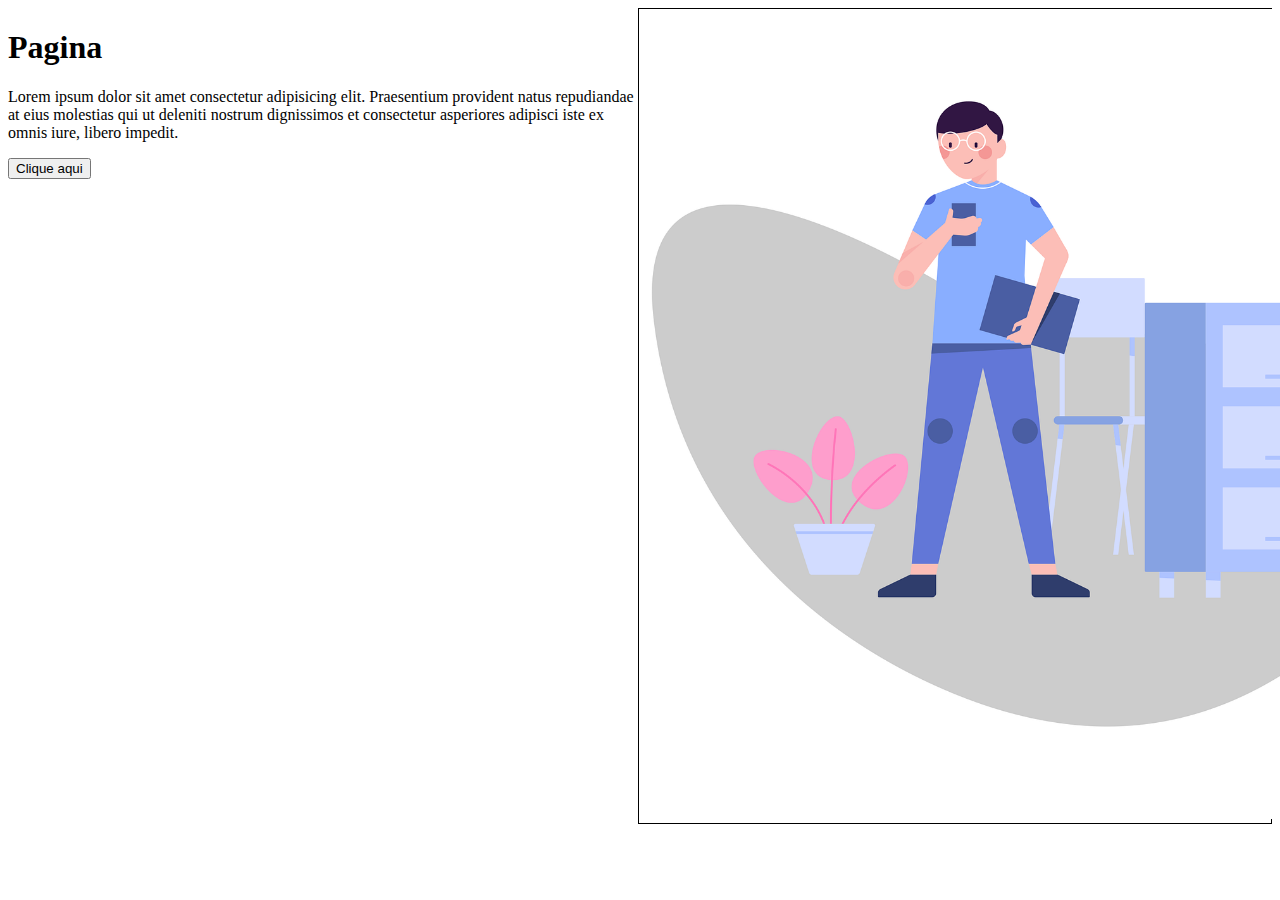
<file: diweb/04/exemplo01/index.html>
<!DOCTYPE html>
<html lang="pt-br">
<head>
    <meta charset="UTF-8">
    <meta name="viewport" content="width=device-width, initial-scale=1.0">
    <title>Exercício 01</title>
    <style>
        body {
            display: flex;
        }

        .left{
            width: 50%;
        }

        .right {
            width: 50%;
            border: 1px solid black;
        }

        .right img {
            height: 90vh;
            
        }
    </style>
</head>
<body>
    <section class="left">
        <h1>Pagina</h1>

        <p>
            Lorem ipsum dolor sit amet consectetur adipisicing elit. Praesentium provident natus repudiandae at eius molestias qui ut deleniti nostrum dignissimos et consectetur asperiores adipisci iste ex omnis iure, libero impedit.
        </p>

        <button>Clique aqui</button>
    </section>

    <section class="right">
        <img src="image.png" alt="imagem exemplo">
    </section>
</body>
</html>
</file>
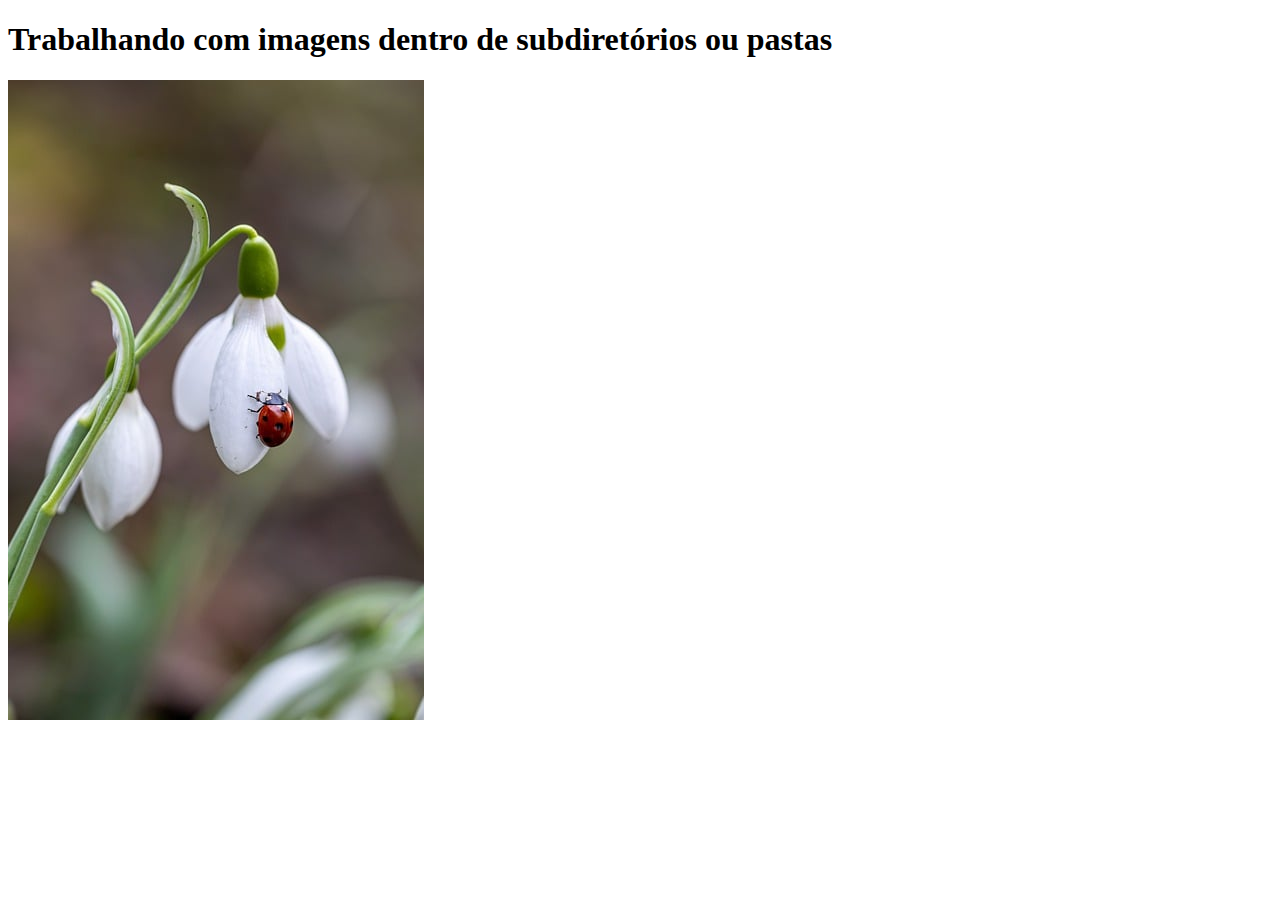
<file: diweb/05/exemplo02/index.html>
<!DOCTYPE html>
<html lang="pt-br">
<head>
    <meta charset="UTF-8">
    <meta name="viewport" content="width=device-width, initial-scale=1.0">
    <title>Exemplo 02</title>
</head>
<body>
    <h1>Trabalhando com imagens dentro de subdiretórios ou pastas</h1>

    <img src="img/lady-bug.jpg" alt="Imagem de uma joaninha chamada lady bug.">
</body>
</html>
</file>
<file: avaliacao04sr/style.css>
@import url('https://fonts.googleapis.com/css2?family=Poppins:ital,wght@0,100;0,200;0,300;0,400;0,500;0,600;0,700;0,800;0,900;1,100;1,200;1,300;1,400;1,500;1,600;1,700;1,800;1,900&display=swap');
* {
    margin: 0;
    padding: 0;
    box-sizing: border-box;
}
body {
    font-family: 'Poppins', sans-serif;
    font-size: 16px;
    color: #fff;
    background-color: #000;
    width: 100%;
    height: 100vh;    
}

nav {
    display: flex;
    justify-content: space-around;
    align-items: center;
    background-color: #000;
    height: 80px;
}

nav ul {
    list-style: none;
}

nav ul li {
    display: inline-block;
    margin: 0 30px;
    font-size: 18px;
}
nav ul li a {
    text-decoration: none;
    color: #fff;
}
nav ul li a:hover {
    color: #000;
    background-color: #fff;
    padding: 15px 28px;
    border: none;
    border-radius: 8px;
}
main {
    border: 1px solid #000;
    height: 90vh;
    background-image:  url('bob-marley.jpg');
    background-size: cover;
    background-position: center;
    background-repeat: no-repeat;    
}

.container {
    width: 60vw;
    margin: 25vh 0 0 5vw;
    font-weight: 600;
}

.container h1 {
    font-size: 50px;
    font-weight: 600;
    margin: 20px 0;
}
.container p {
    font-size: 1.1rem;
    margin: 25px 0;
    line-height: 25px;
}

.container .item {
    display: inline-block;
    margin: 10px 0 20px 0;
    color: #8b8b8b;
}

.container .item span {
    padding-right:10px;
    font-weight: 700;
}

.midia-type {
    background-color: #616161;
    color: #fff;
    padding: 2px 5px;
    border-radius: 2px;
}
.midia-age {
    background-color: #f04040;
    color: #fff;
    border-radius: 2px;
    border: 1px double #fff;
}

.links a {
    color: #fff;
    margin-right: 20px;
}

.btn {
    background-color: cornflowerblue;
    color: #fff;
    padding: 10px 20px;
    border-radius: 5px;
    text-decoration: none;
}
</file>
<file: travel-turma-a/assets/css/style.css>
@import url('https://fonts.googleapis.com/css2?family=Open+Sans:ital,wght@0,300..800;1,300..800&display=swap');
@import url('./header.css');
@import url('./footer.css');
:root {
    --cor-principal: #dcdcdc;
    --cor-fundo: #131a1f;
    --cor-branca: #fff;
}
* {
    margin: 0;
    padding: 0;
    box-sizing: border-box;
}
html {
    font-size: 62.5%;
    font-family: "Open Sans", sans-serif;
}

main {
    height: 20vh;
}
</file>
<file: avaliacao04/assets/css/style.css>
@import url("https://cdn.jsdelivr.net/npm/bootstrap-icons@1.13.1/font/bootstrap-icons.min.css");
header {
    height: 380px;
    padding: 1rem 0;
    text-align: center;
    background-image: url('../img/bg.png'); 
    background-size: cover;
    background-position: center;
    opacity: 0.9;
}
footer {
    height: 100px;
    padding: 1rem 0;
    text-align: center;
    background-color: #000;
    color: #fff;
    display: flex;
    justify-content: space-around;
    align-items: center;
}
footer img {
    width: 50px;
    height: 50px;
    border-radius: 50%;
    color: #fff;
}
footer ul {
    list-style: none;
}
footer ul li {
    display: inline;
    margin: 0 10px;
}
footer ul li a {
    color: #fff;
    text-decoration: none;
}
.contato {
    background-color: green;
    display: inline-block;
    width: 50px;
    height: 50px;
    text-align: center;
    border-radius: 50%;
    border: none;
    position: fixed;
    bottom: 20px;
    right: 20px;
}
.contato a {
    text-decoration: none;
    color: #fff;
}
@media (max-width: 768px) {
    .contato {
        width: 40px;
        height: 40px;
        bottom: 10px;
        right: 10px;
    }
}
</file>
